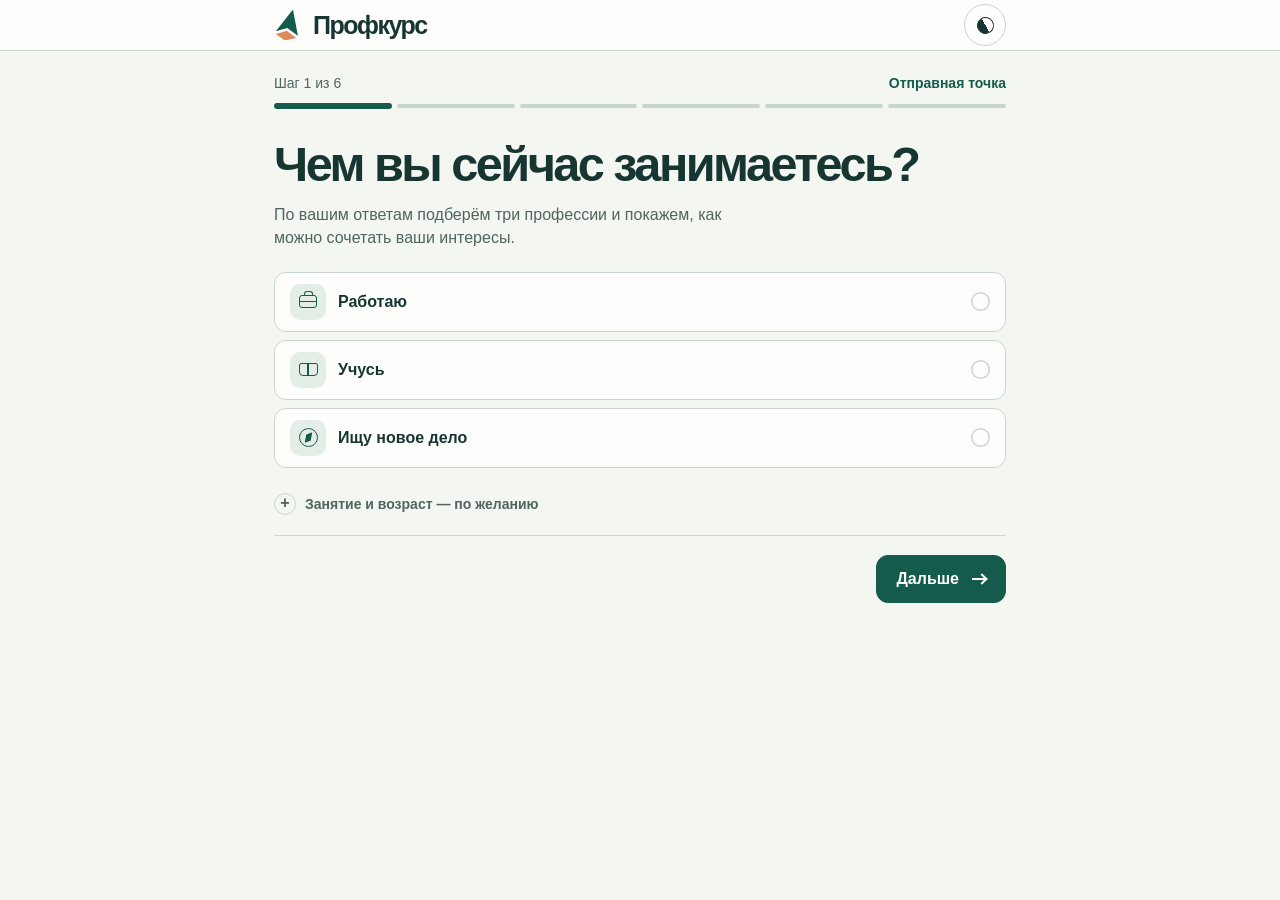
<file: docs/index.html>
<!doctype html>
<html lang="ru">
<head>
  <meta charset="utf-8">
  <meta name="viewport" content="width=device-width, initial-scale=1, viewport-fit=cover">
  <meta name="color-scheme" content="light dark">
  <meta name="theme-color" content="#f3f6f1">
  <title>Профкурс — выбор профессии</title>
  <link rel="stylesheet" href="./style.css?v=4">
  <script src="./config.js" defer></script>
  <script src="https://telegram.org/js/telegram-web-app.js" async></script>
  <script type="module" src="./app.js?v=5"></script>
</head>
<body>
  <header class="masthead">
    <div class="mast-inner">
      <div class="brand"><span class="brand-mark" aria-hidden="true"></span>Профкурс</div>
      <button class="theme-button" id="theme" type="button" aria-label="Включить тёмную тему" title="Включить тёмную тему"><span class="theme-icon" aria-hidden="true"></span></button>
    </div>
  </header>
  <main class="layout">
    <div class="journey">
      <div class="journey-status" role="status"><span id="stage-count"></span><strong id="stage-name"></strong></div>
      <nav class="progress-strip" id="stations" aria-label="Этапы анкеты"></nav>
    </div>
    <section class="question-panel" id="panel" aria-labelledby="question">
      <noscript>Включите JavaScript, чтобы пройти анкету и подобрать профессию.</noscript>
    </section>
  </main>
</body>
</html>
</file>
<file: docs/style.css>
:root {
  color-scheme: light;
  --paper: #f3f6f1;
  --surface: #fdfefb;
  --ink: #173632;
  --muted: #506560;
  --line: #c9d6cd;
  --wash: #e5eee6;
  --active: #e1f1dd;
  --primary: #155b4c;
  --primary-ink: #fff;
  --focus: #146a9b;
  --error: #963a30;
  --chart: #0c434c;
  --chart-ink: #eef7e6;
  --chart-soft: #bed8d1;
  --needle: #ffaf82;
  --lime: #d4f6ac;
  font-family: "DM Sans", "Avenir Next", -apple-system, BlinkMacSystemFont, "Segoe UI", sans-serif;
}
:root[data-theme="dark"] {
  color-scheme: dark;
  --paper: #152421;
  --surface: #1b302b;
  --ink: #edf5e9;
  --muted: #b5c7ba;
  --line: #425d52;
  --wash: #2a4137;
  --active: #294b38;
  --primary: #bfe69e;
  --primary-ink: #163322;
  --focus: #9cd5fb;
  --error: #ffb2a3;
  --chart: #103e46;
}
* { box-sizing: border-box; }
body {
  margin: 0;
  background: var(--paper);
  color: var(--ink);
  font-size: 16px;
  line-height: 1.45;
  -webkit-text-size-adjust: 100%;
  -webkit-tap-highlight-color: transparent;
}
button, select, input { font: inherit; color: inherit; }
button { cursor: pointer; }
button:disabled { cursor: default; }
button, input, select, summary { touch-action: manipulation; }
button:focus-visible, summary:focus-visible, input:focus-visible, select:focus-visible {
  outline: 3px solid var(--focus);
  outline-offset: 3px;
}
.sr-only {
  width: 1px; height: 1px; overflow: hidden; clip-path: inset(50%);
  position: absolute; padding: 0; border: 0; margin: -1px; white-space: nowrap;
}
.masthead {
  background: var(--surface);
  border-bottom: 1px solid var(--line);
  padding-top: max(env(safe-area-inset-top), var(--tg-content-safe-area-inset-top, 0px));
}
.mast-inner, .layout { width: min(100%, 1096px); margin-inline: auto; }
.mast-inner {
  min-height: 67px; display: flex; align-items: center; justify-content: space-between;
  padding-inline: max(32px, env(safe-area-inset-left)) max(32px, env(safe-area-inset-right));
}
.brand { display: inline-flex; align-items: center; gap: 10px; font-size: 25px; font-weight: 780; letter-spacing: -.06em; }
.brand-mark { width: 29px; height: 32px; position: relative; transform: rotate(13deg); }
.brand-mark::before, .brand-mark::after { content: ""; position: absolute; inset: 0; }
.brand-mark::before { background: var(--primary); clip-path: polygon(53% 0, 90% 76%, 48% 60%, 12% 78%); }
.brand-mark::after { background: #dd895d; clip-path: polygon(14% 86%, 49% 69%, 86% 84%, 50% 100%); }
.theme-button {
  display: grid; place-items: center; padding: 0; width: 42px; height: 42px;
  background: none; border: 1px solid var(--line); border-radius: 50%;
}
.theme-icon {
  width: 17px; height: 17px; border: 1.8px solid currentColor; border-radius: 50%;
  background: linear-gradient(90deg, currentColor 50%, transparent 50%); transform: rotate(-30deg);
}
.layout, .mast-inner { width:min(100%, 780px); }
.layout { display:grid; gap:20px; padding:22px max(24px, env(safe-area-inset-right)) 36px max(24px, env(safe-area-inset-left)); }
.mast-inner { min-height:50px; padding-inline:24px; }
.journey-status { display:flex; align-items:baseline; justify-content:space-between; gap:12px; color:var(--muted); font-size:14px; }
.journey-status strong { color:var(--primary); text-align:right; }
.progress-strip { display:flex; gap:5px; }
.progress-strip[hidden] { display:none; }
.station { position:relative; flex:1; height:25px; padding:0; border:none; background:none; }
.station::after { content:""; display:block; height:4px; border-radius:4px; background:var(--line); }
.station.filled::after { background:var(--primary); }
.station[aria-current="step"]::after { background:var(--primary); height:6px; }
.question-panel { min-width: 0; }
.question-panel h1 {
  margin: 0; font-size: clamp(32px, 3.8vw, 49px); line-height: 1.075; letter-spacing: -.052em;
  font-weight: 690; text-wrap: balance; overflow-wrap: anywhere;
}
.question-panel h1:focus { outline: none; }
.intro { margin: 12px 0 23px; font-size: 16px; color: var(--muted); max-width: 55ch; }
.field { padding: 0; border: 0; margin: 0 0 18px; min-width: 0; }
.field legend, .details-body label { font-weight: 670; font-size: 16px; margin-bottom: 8px; padding: 0; }
.options { display: grid; gap: 8px; }
.option {
  position: relative; display: flex; align-items: center; gap: 12px; min-height: 53px;
  background: var(--surface); border: 1px solid var(--line); border-radius: 12px;
  padding: 12px 15px; cursor: pointer;
}
.option:has(input:checked), .segment:has(input:checked) { background: var(--active); border-color: var(--primary); box-shadow: inset 0 0 0 .5px var(--primary); }
.option:has(input:focus-visible), .segment:has(input:focus-visible) { outline: 3px solid var(--focus); outline-offset: 2px; }
.option input, .segment input { position: absolute; width: 1px; height: 1px; opacity: 0; margin: 0; }
.option-text { font-weight: 590; line-height: 1.3; overflow-wrap: anywhere; }
.indicator {
  flex: 0 0 19px; order: 2; width: 19px; height: 19px; margin-left: auto; position: relative;
  box-shadow: inset 0 0 0 1.5px var(--line); border-radius: 50%; background: var(--surface);
}
.option:has(input[type="checkbox"]) .indicator { border-radius: 5px; }
.option input:checked ~ .indicator { background: var(--primary); box-shadow: none; }
.option input:checked ~ .indicator::before {
  content: ""; position: absolute; width: 7px; height: 4px; left: 5px; top: 6px;
  border-left: 2px solid var(--primary-ink); border-bottom: 2px solid var(--primary-ink); transform: rotate(-45deg);
}
.option:has(input:disabled) { opacity: .66; cursor: default; }
.status-option { padding-block: 11px; }
.option-art {
  display: grid; place-items: center; flex: 0 0 36px; height: 36px; background: var(--wash);
  color: var(--primary); border-radius: 10px;
}
.option-art i { display: block; position: relative; }
.art-work i { width: 18px; height: 13px; border: 1.7px solid currentColor; border-radius: 3px; background: linear-gradient(transparent 42%,currentColor 43% 51%,transparent 52%); }
.art-work i::before { content: ""; position: absolute; width: 7px; height: 4px; border: 1.7px solid currentColor; border-bottom: 0; border-radius: 3px 3px 0 0; top: -5px; left: 3.5px; }
.art-study i { width: 19px; height: 13px; border: 1.7px solid currentColor; border-radius: 2px 2px 4px 4px; }
.art-study i::before { content: ""; position: absolute; inset: -1px 45% -1px 45%; background: currentColor; }
.art-explore i { width: 19px; height: 19px; border: 1.7px solid currentColor; border-radius: 50%; }
.art-explore i::before { content: ""; position: absolute; inset: 2px 4px; transform: rotate(36deg); background: currentColor; clip-path: polygon(50% 0, 90% 60%, 50% 100%, 10% 41%); }
.more { border-bottom: 1px solid var(--line); margin: -1px 0 0; padding: 0 0 12px; }
.more summary { color: var(--muted); cursor: pointer; display: flex; align-items: center; gap: 9px; width: fit-content; min-height: 38px; font-size: 14px; font-weight: 600; list-style: none; }
.more summary::-webkit-details-marker { display: none; }
.more summary::before { content: "+"; width: 20px; height: 20px; line-height: 17px; text-align: center; border: 1px solid var(--line); border-radius: 50%; font-size: 16px; }
.more[open] summary::before { content: "−"; }
.details-body { display: grid; gap: 12px; margin-top: 9px; }
.details-body label { display: grid; gap: 5px; margin: 0; font-size: 14px; }
.details-body input, .details-body select { width: 100%; min-height: 45px; padding: 8px 10px; border: 1px solid var(--line); background: var(--surface); border-radius: 8px; font-size: 16px; font-weight: 450; }
.details-body input::placeholder { color: var(--muted); }
.segments { display: flex; gap: 6px; }
.segment { position: relative; display: grid; place-items: center; flex: 1; min-width: 0; min-height: 45px; padding: 5px 2px; border: 1px solid var(--line); border-radius: 9px; background: var(--surface); cursor: pointer; font-weight: 640; }
.scale-caption, .selection-count { color: var(--muted); font-size: 14px; margin: 8px 0 0; }
.actions { display: flex; flex-wrap: wrap; align-items: center; justify-content: space-between; gap: 10px; margin-top: 19px; }
.actions.solo { justify-content: flex-end; }
.action {
  border: 1px solid var(--primary); display: inline-flex; align-items: center; justify-content: center; gap: 13px;
  min-height: 48px; padding: 10px 19px; border-radius: 12px; font-weight: 650; background: var(--primary); color: var(--primary-ink);
}
.action.secondary { background: transparent; color: var(--muted); border-color: var(--line); }
.action:active, .theme-button:active { transform: translateY(1px); }
.arrow { position: relative; display: inline-block; width: 14px; height: 2px; background: currentColor; }
.arrow::after { content: ""; position: absolute; right: 0; top: -3px; width: 6px; height: 6px; border: solid currentColor; border-width: 2px 2px 0 0; transform: rotate(45deg); }
.arrow.back { transform: rotate(180deg); }
.feedback { color: var(--error); margin: 10px 0; font-size: 14px; font-weight: 600; }
.spinner { display: inline-block; width: 25px; height: 25px; border-radius: 50%; border: 3px solid var(--line); border-top-color: var(--primary); animation: spin 1s linear infinite; margin-bottom: 12px; }
@keyframes spin { to { transform: rotate(360deg); } }
@media (hover: hover) {
  .option:hover:not(:has(input:disabled)), .segment:hover, .theme-button:hover, .action.secondary:hover { border-color: var(--primary); }
  .action:not(.secondary):hover { filter: brightness(.94); }
}
@media (max-width: 700px) {
  .mast-inner { min-height: 52px; padding-inline: max(18px, env(safe-area-inset-left)) max(18px, env(safe-area-inset-right)); }
  .brand { font-size: 23px; gap: 8px; }
  .brand-mark { width: 25px; height: 27px; }
  .theme-button { width: 38px; height: 38px; }
  .layout { gap:14px; padding:14px max(16px, env(safe-area-inset-right)) 28px max(16px, env(safe-area-inset-left)); }
  .question-panel { width: 100%; }
  .question-panel h1 { font-size: clamp(30px, 6.6vw, 38px); }
  .intro { margin: 8px 0 16px; font-size: 15px; }
  .options { gap: 7px; }
  .option { min-height: 48px; padding: 10px 13px; }
  .status-option { padding-block: 7px; }
  .field { margin-bottom: 14px; }
  .actions { margin-top: 14px; }
  .action:not(.secondary) { flex: 1 1 auto; }
}
@media (max-width: 350px) {
  .action { padding-inline: 12px; }
}
@media (prefers-reduced-motion: reduce) {
  *, *::before, *::after { transition: none !important; animation: none !important; scroll-behavior: auto !important; }
}

.interest-group { border-bottom: 1px solid var(--line); }
.interest-group summary { cursor: pointer; font-weight: 650; color: var(--ink); padding: 13px 0; }
.interest-group summary::marker { color: var(--primary); }
.chosen-interests, .interest-chips { display: flex; flex-wrap: wrap; gap: 7px; }
.chosen-interests:not(:empty), .interest-chips { margin: 8px 0 13px; }
.interest-chip, .picked { display: inline-flex; align-items: center; position: relative; cursor: pointer; border: 1px solid var(--line); border-radius: 16px; padding: 8px 12px; line-height: 1.25; color: var(--ink); background: var(--surface); }
.interest-chip input { position: absolute; width: 1px; opacity: 0; }
.interest-chip:has(:checked), .picked { border-color: var(--primary); background: var(--active); }
.interest-chip:has(:focus-visible) { outline: 2px solid var(--focus); outline-offset: 2px; }
.interest-chip:has(:disabled) { opacity: .6; }
.free-interest { display: grid; gap: 6px; margin-top: 17px; font-weight: 600; }
.free-interest input { min-width: 0; font: inherit; font-weight: 400; color: var(--ink); background: var(--surface); border: 1px solid var(--line); border-radius: 10px; padding: 11px; }
.route-list, .topics { display:grid; gap:12px; }
.route-link, .topic { width:100%; background:var(--surface); color:var(--ink); border:1px solid var(--line); border-radius:12px; }
.route-link { display:flex; align-items:center; justify-content:space-between; padding:15px 17px; gap:16px; text-align:left; }
.route-link:first-child { border-color:var(--primary); }
.route-copy { display:grid; gap:4px; min-width:0; }
.route-copy small { color:var(--muted); font-size:13px; }
.route-copy strong { font-size:20px; line-height:1.2; overflow-wrap:anywhere; }
.route-link .arrow { flex:none; color:var(--primary); }
.action.mix { margin-top:14px; background:transparent; color:var(--primary); border:0; padding:8px 0; }
.reason { margin:16px 0 20px; border-left:3px solid var(--primary); background:var(--active); border-radius:0 10px 10px 0; padding:12px 16px; }
.reason h2 { margin:0 0 4px; font-size:17px; }
.reason p { margin:0; }
.topic summary { min-height:48px; display:flex; align-items:center; justify-content:space-between; gap:10px; padding:12px 16px; cursor:pointer; font-weight:650; list-style:none; }
.topic summary::-webkit-details-marker { display:none; }
.topic summary::after { content:"+"; color:var(--primary); }
.topic[open] summary::after { content:"−"; }
.topic p, .branch-list { margin:0; padding:0 16px 14px; }
.branch-list { padding-left:36px; }
.branch-list li + li { margin-top:6px; }
.interest-chip::before { content:""; height:14px; width:14px; border:1px solid var(--muted); border-radius:3px; margin-right:6px; flex:none; }
.interest-chip:has(:checked)::before { content:"✓"; font-size:12px; line-height:14px; text-align:center; background:var(--primary); color:var(--primary-ink); }
.segment input:checked + span::after { content:" ✓"; color:var(--primary); }
.work-question { border-bottom: 1px solid var(--line); }
.work-question > summary { padding: 14px 0; cursor: pointer; }
.work-question summary::marker { color: var(--primary); }
.work-answer:not(:empty) { display: block; margin: 4px 0 0 1em; font-size: 14px; color: var(--muted); }
</file>
